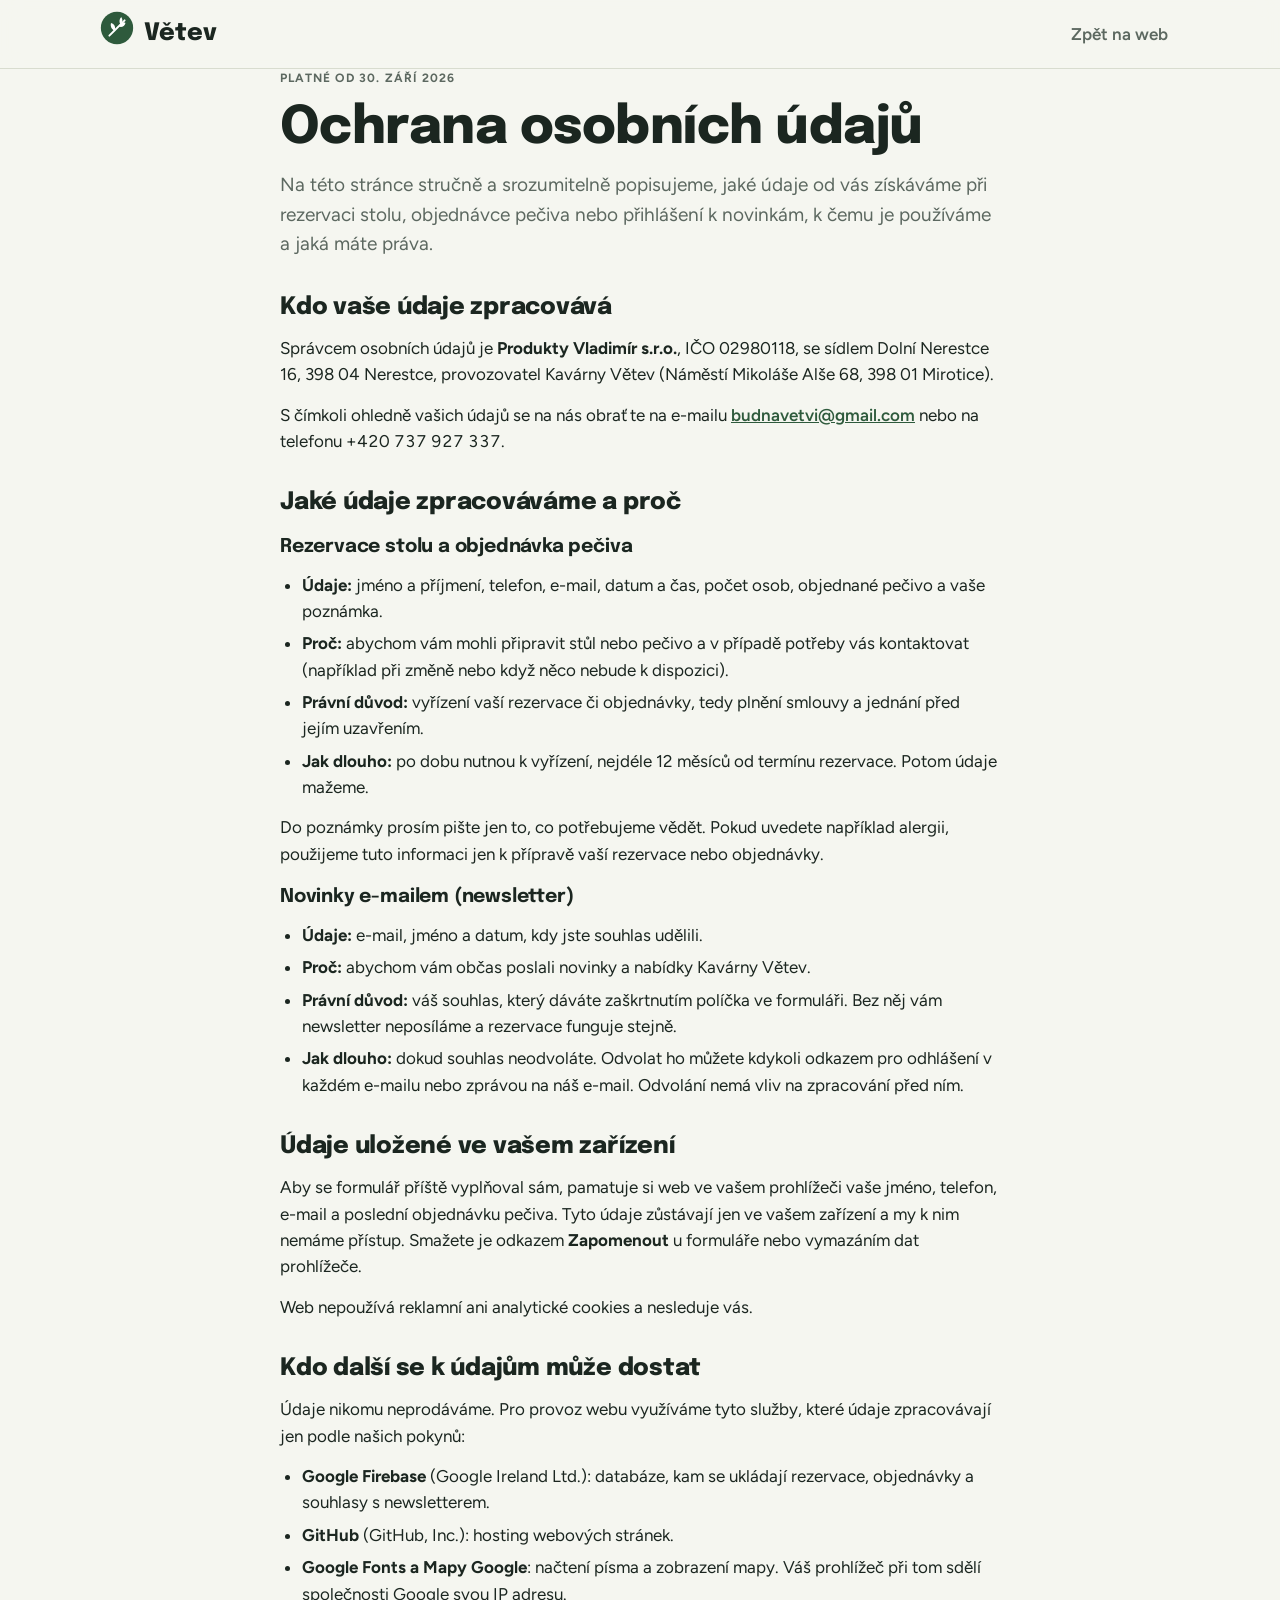
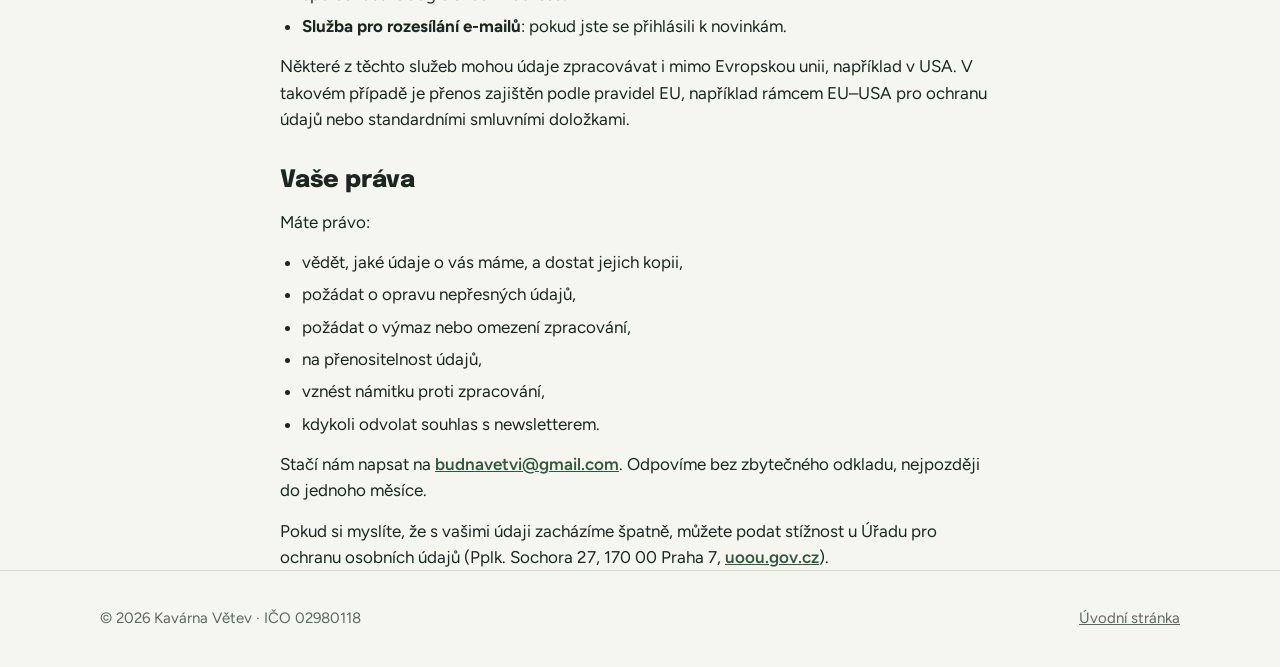
<file: ochrana-udaju.html>
<!doctype html>
<html lang="cs">
<head>
<meta charset="utf-8">
<meta name="viewport" content="width=device-width, initial-scale=1, viewport-fit=cover">
<title>Ochrana osobních údajů · Kavárna Větev</title>
<meta name="description" content="Jak Kavárna Větev zachází s osobními údaji z rezervací, objednávek pečiva a newsletteru.">
<meta name="theme-color" content="#2E5A3C">
<link rel="icon" href="assets/icon.svg" type="image/svg+xml">
<link rel="preconnect" href="https://fonts.googleapis.com">
<link rel="preconnect" href="https://fonts.gstatic.com" crossorigin>
<link rel="stylesheet" href="https://fonts.googleapis.com/css2?family=Epilogue:wght@600;800&family=Figtree:wght@400;600;700&display=swap">
<link rel="stylesheet" href="assets/styles.css?v=20260930c">
</head>
<body>
<header class="site-head">
  <div class="wrap">
    <a class="logo" href="index.html"><span data-logo></span><span>Větev</span></a>
    <nav class="nav" aria-label="Hlavní menu"><a href="index.html">Zpět na web</a></nav>
  </div>
</header>

<main class="block">
  <article class="wrap legal">
    <span class="label">Platné od 30. září 2026</span>
    <h1>Ochrana osobních údajů</h1>
    <p class="lead">Na této stránce stručně a srozumitelně popisujeme, jaké údaje od vás získáváme při rezervaci stolu, objednávce pečiva nebo přihlášení k novinkám, k čemu je používáme a jaká máte práva.</p>

    <h2>Kdo vaše údaje zpracovává</h2>
    <p>Správcem osobních údajů je <strong data-bind="operator">Produkty Vladimír s.r.o.</strong>, IČO <span data-bind="ico">02980118</span>, se sídlem <span data-bind="operatorAddress">Dolní Nerestce 16, 398 04 Nerestce</span>, provozovatel Kavárny Větev (<span data-bind="street">Náměstí Mikoláše Alše 68</span>, <span data-bind="city">398 01 Mirotice</span>).</p>
    <p>S čímkoli ohledně vašich údajů se na nás obraťte na e-mailu <a data-mail href="mailto:budnavetvi@gmail.com"><span data-bind="email">budnavetvi@gmail.com</span></a> nebo na telefonu <span class="num" data-bind="phone">+420 737 927 337</span>.</p>

    <h2>Jaké údaje zpracováváme a proč</h2>
    <h3>Rezervace stolu a objednávka pečiva</h3>
    <ul>
      <li><strong>Údaje:</strong> jméno a příjmení, telefon, e-mail, datum a čas, počet osob, objednané pečivo a vaše poznámka.</li>
      <li><strong>Proč:</strong> abychom vám mohli připravit stůl nebo pečivo a v případě potřeby vás kontaktovat (například při změně nebo když něco nebude k dispozici).</li>
      <li><strong>Právní důvod:</strong> vyřízení vaší rezervace či objednávky, tedy plnění smlouvy a jednání před jejím uzavřením.</li>
      <li><strong>Jak dlouho:</strong> po dobu nutnou k vyřízení, nejdéle 12 měsíců od termínu rezervace. Potom údaje mažeme.</li>
    </ul>
    <p>Do poznámky prosím pište jen to, co potřebujeme vědět. Pokud uvedete například alergii, použijeme tuto informaci jen k přípravě vaší rezervace nebo objednávky.</p>

    <h3>Novinky e-mailem (newsletter)</h3>
    <ul>
      <li><strong>Údaje:</strong> e-mail, jméno a datum, kdy jste souhlas udělili.</li>
      <li><strong>Proč:</strong> abychom vám občas poslali novinky a nabídky Kavárny Větev.</li>
      <li><strong>Právní důvod:</strong> váš souhlas, který dáváte zaškrtnutím políčka ve formuláři. Bez něj vám newsletter neposíláme a rezervace funguje stejně.</li>
      <li><strong>Jak dlouho:</strong> dokud souhlas neodvoláte. Odvolat ho můžete kdykoli odkazem pro odhlášení v každém e-mailu nebo zprávou na náš e-mail. Odvolání nemá vliv na zpracování před ním.</li>
    </ul>

    <h2>Údaje uložené ve vašem zařízení</h2>
    <p>Aby se formulář příště vyplňoval sám, pamatuje si web ve vašem prohlížeči vaše jméno, telefon, e-mail a poslední objednávku pečiva. Tyto údaje zůstávají jen ve vašem zařízení a my k nim nemáme přístup. Smažete je odkazem <strong>Zapomenout</strong> u formuláře nebo vymazáním dat prohlížeče.</p>
    <p>Web nepoužívá reklamní ani analytické cookies a nesleduje vás.</p>

    <h2>Kdo další se k údajům může dostat</h2>
    <p>Údaje nikomu neprodáváme. Pro provoz webu využíváme tyto služby, které údaje zpracovávají jen podle našich pokynů:</p>
    <ul>
      <li><strong>Google Firebase</strong> (Google Ireland Ltd.): databáze, kam se ukládají rezervace, objednávky a souhlasy s newsletterem.</li>
      <li><strong>GitHub</strong> (GitHub, Inc.): hosting webových stránek.</li>
      <li><strong>Google Fonts a Mapy Google</strong>: načtení písma a zobrazení mapy. Váš prohlížeč při tom sdělí společnosti Google svou IP adresu.</li>
      <li><strong>Služba pro rozesílání e-mailů</strong>: pokud jste se přihlásili k novinkám.</li>
    </ul>
    <p>Některé z těchto služeb mohou údaje zpracovávat i mimo Evropskou unii, například v USA. V takovém případě je přenos zajištěn podle pravidel EU, například rámcem EU–USA pro ochranu údajů nebo standardními smluvními doložkami.</p>

    <h2>Vaše práva</h2>
    <p>Máte právo:</p>
    <ul>
      <li>vědět, jaké údaje o vás máme, a dostat jejich kopii,</li>
      <li>požádat o opravu nepřesných údajů,</li>
      <li>požádat o výmaz nebo omezení zpracování,</li>
      <li>na přenositelnost údajů,</li>
      <li>vznést námitku proti zpracování,</li>
      <li>kdykoli odvolat souhlas s newsletterem.</li>
    </ul>
    <p>Stačí nám napsat na <a data-mail href="mailto:budnavetvi@gmail.com"><span data-bind="email">budnavetvi@gmail.com</span></a>. Odpovíme bez zbytečného odkladu, nejpozději do jednoho měsíce.</p>
    <p>Pokud si myslíte, že s vašimi údaji zacházíme špatně, můžete podat stížnost u Úřadu pro ochranu osobních údajů (Pplk. Sochora 27, 170 00 Praha 7, <a href="https://uoou.gov.cz" target="_blank" rel="noopener">uoou.gov.cz</a>).</p>
  </article>
</main>

<footer class="site-foot">
  <div class="wrap">
    <span>© <span id="year">2026</span> Kavárna Větev · IČO <span data-bind="ico">02980118</span></span>
    <nav aria-label="Odkazy"><a href="index.html">Úvodní stránka</a></nav>
  </div>
</footer>

<script src="assets/config.js?v=20260930c"></script>
<script src="assets/common.js?v=20260930c"></script>
<script>
  (function () {
    const C = window.VETEV_CONFIG.cafe;
    document.querySelectorAll("[data-bind]").forEach(el => { const v = C[el.dataset.bind]; if (v) el.textContent = v; });
    document.querySelectorAll("[data-mail]").forEach(el => { if (C.email) el.href = "mailto:" + C.email; });
    document.getElementById("year").textContent = new Date().getFullYear();
  })();
</script>
</body>
</html>
</file>
<file: assets/styles.css>
/* ===== Kavárna Větev – společné styly ===== */
:root{
  --bg:#F5F6F0; --surface:#FFFFFF; --surface2:#ECEEE5; --line:#D8DCCF;
  --ink:#1B2620; --muted:#5C6860;
  --green:#2E5A3C; --green-ink:#FFFFFF; --green-soft:#E2EBDD; --leaf:#6E9A4B;
  --coffee:#7A5236; --coffee-soft:#F3E8DC; --danger:#A8322F; --done:#8A948D;
  --r:14px;
  --display:"Epilogue", "Figtree", system-ui, sans-serif;
  --body:"Figtree", system-ui, -apple-system, "Segoe UI", Roboto, sans-serif;
  color-scheme:light;
}
@media (prefers-color-scheme: dark){
  :root:not([data-theme="light"]){
    color-scheme:dark;
    --bg:#111713; --surface:#182019; --surface2:#212A23; --line:#2E3930;
    --ink:#E4EAE3; --muted:#97A399;
    --green:#8FC49E; --green-ink:#0E1A12; --green-soft:#1F3025; --leaf:#A8CC84;
    --coffee:#D9A77C; --coffee-soft:#2E2319; --danger:#E27370; --done:#6C7670;
  }
}
:root[data-theme="dark"]{
  color-scheme:dark;
  --bg:#111713; --surface:#182019; --surface2:#212A23; --line:#2E3930;
  --ink:#E4EAE3; --muted:#97A399;
  --green:#8FC49E; --green-ink:#0E1A12; --green-soft:#1F3025; --leaf:#A8CC84;
  --coffee:#D9A77C; --coffee-soft:#2E2319; --danger:#E27370; --done:#6C7670;
}
*{box-sizing:border-box}
html{scroll-behavior:smooth;-webkit-text-size-adjust:100%}
body{margin:0;background:var(--bg);color:var(--ink);font-family:var(--body);font-size:17px;line-height:1.55}
h1,h2,h3{font-family:var(--display);line-height:1.1;margin:0;text-wrap:balance;letter-spacing:-.01em}
p{margin:0}
a{color:inherit}
img{max-width:100%}
[hidden]{display:none!important}
button,input,select,textarea{font:inherit;color:inherit}
button{cursor:pointer}
:focus-visible{outline:2px solid var(--green);outline-offset:2px}
.num{font-variant-numeric:tabular-nums}
.label{font-size:12px;font-weight:700;letter-spacing:.1em;text-transform:uppercase;color:var(--muted)}
.wrap{max-width:1120px;margin:0 auto;padding-inline:20px}
@media (prefers-reduced-motion:reduce){html{scroll-behavior:auto}*{transition:none!important;animation:none!important}}

.btn{display:inline-flex;align-items:center;justify-content:center;gap:8px;border:1px solid transparent;border-radius:999px;padding:13px 22px;font-weight:700;font-size:16px;text-decoration:none;min-height:48px}
.btn-primary{background:var(--green);color:var(--green-ink)}
.btn-ghost{border-color:var(--line);background:var(--surface);color:var(--ink)}
.btn:disabled{opacity:.6;cursor:default}

.demo-bar{background:var(--coffee-soft);color:var(--coffee);font-size:14px;font-weight:600;text-align:center;padding:8px 16px}

/* ===== Hlavička ===== */
.site-head{position:sticky;top:0;z-index:10;background:color-mix(in srgb,var(--bg) 88%,transparent);backdrop-filter:blur(10px);-webkit-backdrop-filter:blur(10px);border-bottom:1px solid var(--line);padding-top:env(safe-area-inset-top,0px)}
.site-head .wrap{display:flex;align-items:center;justify-content:space-between;gap:16px;min-height:68px}
.logo{display:flex;align-items:center;gap:10px;text-decoration:none;font-family:var(--display);font-weight:800;font-size:24px}
.logo svg{width:34px;height:34px;flex:none}
.nav{display:flex;align-items:center;gap:6px}
.nav a{text-decoration:none;font-weight:600;padding:8px 12px;border-radius:999px;color:var(--muted)}
.nav a:hover{color:var(--ink);background:var(--surface2)}
.nav .btn{padding:10px 18px;min-height:42px;color:var(--green-ink)}
@media (max-width:720px){.nav a:not(.btn){display:none}}

/* ===== Úvod ===== */
.hero{padding-block:56px 64px;position:relative;overflow:hidden}
.hero .wrap{display:grid;grid-template-columns:1.35fr 1fr;gap:40px;align-items:center}
@media (max-width:860px){.hero .wrap{grid-template-columns:1fr}}
.hero h1{font-size:clamp(44px,7.4vw,92px);font-weight:800;letter-spacing:-.03em;line-height:.98}
.hero h1 em{font-style:normal;color:var(--green)}
.hero .lead{font-size:clamp(18px,2vw,21px);color:var(--muted);max-width:34em;margin-top:22px}
.hero .ctas{display:flex;flex-wrap:wrap;gap:10px;margin-top:28px}
.eyebrow{display:flex;flex-wrap:wrap;gap:6px 14px;margin-bottom:22px}
.eyebrow span{font-size:13px;font-weight:700;letter-spacing:.1em;text-transform:uppercase;color:var(--green)}
.eyebrow span+span::before{content:"·";margin-right:14px;color:var(--leaf)}
.branch{position:absolute;right:-40px;top:10px;width:min(52vw,560px);opacity:.9;pointer-events:none}
.branch path{fill:none;stroke:var(--leaf);stroke-width:3;stroke-linecap:round}
.branch .lf{fill:var(--green-soft);stroke:var(--leaf);stroke-width:2}
@media (max-width:860px){.branch{display:none}}
.today-card{position:relative;background:var(--surface);border:1px solid var(--line);border-radius:20px;padding:22px 24px;display:grid;gap:14px;box-shadow:0 12px 32px -18px rgba(20,40,28,.35)}
.state{display:inline-flex;align-items:center;gap:8px;font-weight:700}
.state i{width:10px;height:10px;border-radius:50%;background:var(--done)}
.state.open i{background:#3FA35B;box-shadow:0 0 0 4px color-mix(in srgb,#3FA35B 22%,transparent)}
.today-card .big{font-family:var(--display);font-size:clamp(26px,6vw,34px);font-weight:800;white-space:nowrap}
.today-card dl{display:grid;grid-template-columns:auto 1fr;gap:4px 16px;margin:0;font-size:15px}
.today-card dt{color:var(--muted)}
.today-card dd{margin:0;font-weight:600}

/* ===== Sekce ===== */
section.block{padding-block:72px}
.block-head{display:grid;gap:10px;margin-bottom:32px;max-width:40em}
.block-head h2{font-size:clamp(30px,4.2vw,46px);font-weight:800}
.block-head p{color:var(--muted);font-size:18px}
.alt{background:var(--surface);border-block:1px solid var(--line)}

.trio{display:grid;grid-template-columns:repeat(3,1fr);gap:18px}
@media (max-width:860px){.trio{grid-template-columns:1fr}}
.trio article{display:grid;gap:10px;align-content:start;padding:0 26px 26px;overflow:hidden;border-radius:var(--r);background:var(--bg);border:1px solid var(--line)}
.trio .card-photo{display:block;width:calc(100% + 52px);max-width:none;margin:0 -26px 8px;aspect-ratio:4/3;object-fit:cover;background:var(--surface2)}
.trio .k{font-family:var(--display);font-size:15px;font-weight:800;color:var(--leaf)}
.trio h3{font-size:24px;font-weight:800}
.trio p{color:var(--muted)}
.trio a{font-weight:700;color:var(--green)}
.amen{display:flex;flex-wrap:wrap;gap:8px;margin-top:22px}
.amen span{font-size:14px;font-weight:600;padding:6px 12px;border-radius:999px;background:var(--green-soft);color:var(--green)}

/* ===== Rezervace ===== */
.book{display:grid;grid-template-columns:1fr 1.25fr;gap:40px;align-items:start}
@media (max-width:900px){.book{grid-template-columns:1fr}}
.book aside{display:grid;gap:16px;position:sticky;top:96px}
@media (max-width:900px){.book aside{position:static}}
.book aside ul{margin:0;padding-left:20px;color:var(--muted);display:grid;gap:6px}
.seg{display:grid;grid-template-columns:1fr 1fr;gap:6px;background:var(--surface2);padding:5px;border-radius:14px;margin-bottom:14px}
.seg button{border:0;background:transparent;padding:12px 10px;border-radius:10px;font-weight:700;color:var(--muted)}
.seg button[aria-selected="true"]{background:var(--surface);color:var(--ink);box-shadow:0 1px 3px rgba(0,0,0,.1)}
.card{background:var(--surface);border:1px solid var(--line);border-radius:18px;padding:24px}
.form{display:grid;gap:16px}
.row{display:grid;grid-template-columns:1fr 1fr;gap:12px}
@media (max-width:520px){.row{grid-template-columns:1fr}}
.field{display:grid;gap:6px;min-width:0}
.field>label,.field>.flabel{font-size:15px;font-weight:700}
.hint{font-size:14px;color:var(--muted);font-weight:400}
input[type=text],input[type=tel],input[type=email],input[type=date],input[type=password],select,textarea{
  width:100%;padding:12px 13px;border:1px solid var(--line);border-radius:11px;background:var(--bg);min-height:50px}
textarea{min-height:90px;resize:vertical}
input:focus,select:focus,textarea:focus{border-color:var(--green);outline:none;box-shadow:0 0 0 3px var(--green-soft)}
.stepper{display:flex;align-items:center;border:1px solid var(--line);border-radius:11px;background:var(--bg);width:max-content}
.stepper button{width:46px;height:46px;border:0;background:transparent;font-size:22px;line-height:1;color:var(--green)}
.stepper button:disabled{color:var(--line);cursor:default}
.stepper output{min-width:34px;text-align:center;font-weight:700}
.menu{display:grid;border:1px solid var(--line);border-radius:12px;overflow:hidden}
.menu-item{display:grid;grid-template-columns:56px 1fr auto;align-items:center;gap:12px;padding:8px 8px 8px 8px;background:var(--bg)}
.menu-item+.menu-item{border-top:1px solid var(--line)}
.menu-item .n{font-weight:600}
.menu-item .d{font-size:14px;color:var(--muted)}
.menu-item .w{font-size:14px;color:var(--coffee);font-weight:600}
.menu-item.warn{background:var(--coffee-soft)}
.total{display:flex;justify-content:space-between;font-weight:700;padding:4px 2px}
.err{color:var(--danger);font-size:15px;font-weight:600;min-height:1em}
.done-box{display:grid;gap:14px}
.done-box h3{font-size:28px;font-weight:800}
.done-box dl{display:grid;grid-template-columns:auto 1fr;gap:6px 16px;margin:0;padding:14px 16px;background:var(--bg);border-radius:12px}
.done-box dt{color:var(--muted)}
.done-box dd{margin:0;font-weight:600}
.closed-note{padding:10px 12px;border-radius:10px;background:var(--coffee-soft);color:var(--coffee);font-size:15px;font-weight:600}

/* ===== Návštěva ===== */
.visit{display:grid;grid-template-columns:1fr 1fr;gap:28px}
@media (max-width:860px){.visit{grid-template-columns:1fr}}
.hours{width:100%;border-collapse:collapse;font-size:17px}
.hours td{padding:11px 0;border-bottom:1px solid var(--line)}
.hours td:last-child{text-align:right;font-weight:600}
.hours tr.today td{color:var(--green);font-weight:800}
.contact{display:grid;gap:14px;margin-top:26px}
.contact div{display:grid;gap:2px}
.contact .v{font-size:19px;font-weight:700;user-select:all}
.map{border-radius:18px;overflow:hidden;border:1px solid var(--line);min-height:360px;background:var(--surface2)}
.map iframe{display:block;width:100%;height:100%;min-height:360px;border:0}

.site-foot{padding-block:36px calc(36px + env(safe-area-inset-bottom,0px));border-top:1px solid var(--line);color:var(--muted);font-size:15px}
.site-foot .wrap{display:flex;flex-wrap:wrap;justify-content:space-between;gap:12px 28px}
.site-foot nav{display:flex;flex-wrap:wrap;gap:8px 18px}

/* ===== Dashboard ===== */
.dash{max-width:1280px;margin:0 auto;padding:calc(14px + env(safe-area-inset-top,0px)) 16px calc(28px + env(safe-area-inset-bottom,0px))}
.topbar{display:flex;align-items:center;justify-content:space-between;gap:12px;flex-wrap:wrap;margin-bottom:12px}
.topbar .logo{font-size:22px}
.topbar .sub{color:var(--muted);font-size:14px}
.tools{display:flex;align-items:center;gap:6px;flex-wrap:wrap}
.icon-btn{width:42px;height:42px;border-radius:11px;border:1px solid var(--line);background:var(--surface);font-size:20px;line-height:1;display:grid;place-items:center}
.pill-btn{height:42px;padding:0 14px;border-radius:11px;border:1px solid var(--line);background:var(--surface);font-weight:700;font-size:15px;display:inline-grid;place-items:center;text-decoration:none}
.yl{min-width:56px;text-align:center;font-family:var(--display);font-size:21px;font-weight:800}
.months-wrap{overflow-x:auto;margin-bottom:10px;scrollbar-width:none}
.months{display:grid;grid-template-columns:repeat(12,minmax(62px,1fr));gap:4px;background:var(--surface);border:1px solid var(--line);border-radius:13px;padding:4px;min-width:780px}
.months button{border:0;background:transparent;border-radius:9px;padding:9px 4px;font-weight:700;color:var(--muted)}
.months button .c{display:block;font-size:11px;font-weight:600;opacity:.85}
.months button[aria-current="true"]{background:var(--green);color:var(--green-ink)}
.days-wrap{overflow-x:auto;margin-bottom:16px;scroll-behavior:smooth;scrollbar-width:thin}
.days{display:flex;gap:6px;padding-bottom:4px}
.day{flex:0 0 58px;border:1px solid var(--line);background:var(--surface);border-radius:12px;padding:8px 4px;display:grid;justify-items:center;gap:2px}
.day .w{font-size:11px;text-transform:uppercase;letter-spacing:.06em;color:var(--muted)}
.day .d{font-family:var(--display);font-size:20px;font-weight:800}
.day .dots{display:flex;gap:3px;height:6px}
.dot{width:6px;height:6px;border-radius:50%}
.dot.t{background:var(--green)} .dot.p{background:var(--coffee)}
.day.today .d{text-decoration:underline;text-underline-offset:4px;text-decoration-thickness:2px}
.day.wkend{background:var(--surface2)}
.day[aria-current="true"]{background:var(--ink);border-color:var(--ink)}
.day[aria-current="true"] .w,.day[aria-current="true"] .d{color:var(--bg)}
.dayhead{display:flex;align-items:center;justify-content:space-between;gap:12px;margin-bottom:14px;flex-wrap:wrap}
.dayhead h2{font-size:clamp(24px,3vw,32px);font-weight:800}
.dayhead .nav{gap:6px}
.cols{display:grid;grid-template-columns:1.25fr 1fr;gap:16px;align-items:start;touch-action:pan-y}
@media (max-width:820px){.cols{grid-template-columns:1fr}}
.panel{background:var(--surface);border:1px solid var(--line);border-radius:var(--r);overflow:hidden}
.panel-h{display:flex;align-items:baseline;justify-content:space-between;gap:12px;padding:16px 18px;border-bottom:1px solid var(--line)}
.panel-h h3{font-size:19px;font-weight:800;display:flex;align-items:center;gap:8px}
.panel-h h3::before{content:"";width:10px;height:10px;border-radius:3px;background:var(--green)}
.panel.p .panel-h h3::before{background:var(--coffee)}
.panel-h .sum{color:var(--muted);font-size:14px}
.list{list-style:none;margin:0;padding:0}
.item{display:grid;grid-template-columns:64px 1fr auto;gap:12px;padding:14px 18px;border-bottom:1px solid var(--line);align-items:start}
.item:last-child{border-bottom:0}
.item .time{font-family:var(--display);font-size:20px;font-weight:800;line-height:1.1}
.item .who{font-weight:700;font-size:16px}
.item .meta{font-size:14px;color:var(--muted);display:flex;flex-wrap:wrap;gap:2px 12px}
.item .meta span{user-select:all}
.item .note{margin-top:6px;font-size:14px;background:var(--green-soft);padding:6px 10px;border-radius:8px}
.panel.p .item .note{background:var(--coffee-soft)}
.pax{display:inline-flex;align-items:center;font-weight:800;font-size:15px;background:var(--green-soft);color:var(--green);padding:3px 10px;border-radius:999px;white-space:nowrap}
.goods{margin-top:6px;display:flex;flex-wrap:wrap;gap:4px}
.chip{font-size:13px;font-weight:700;background:var(--coffee-soft);color:var(--coffee);padding:3px 9px;border-radius:999px}
.demo-tag{font-size:11px;font-weight:700;letter-spacing:.06em;text-transform:uppercase;color:var(--muted);border:1px dashed var(--line);padding:1px 6px;border-radius:6px;margin-left:6px;vertical-align:2px}
.actions{display:grid;gap:6px;justify-items:end}
.act{border:1px solid var(--line);background:var(--surface);border-radius:9px;padding:7px 11px;font-size:13px;font-weight:700;white-space:nowrap}
.act.ok{border-color:var(--green);color:var(--green)}
.act.warn{border-color:var(--danger);color:var(--danger)}
.item.is-done .who,.item.is-done .time{color:var(--done);text-decoration:line-through}
.item.is-done .pax,.item.is-done .chip{opacity:.5}
.empty{padding:28px 18px;color:var(--muted);text-align:center}
.prep{padding:14px 18px;background:var(--coffee-soft);display:grid;gap:8px;border-bottom:1px solid var(--line)}
.prep ul{list-style:none;margin:0;padding:0;display:flex;flex-wrap:wrap;gap:6px 18px}
.prep li{font-weight:700}
.prep li b{color:var(--coffee);font-family:var(--display);font-size:18px;margin-right:4px}
@media (max-width:520px){.item{grid-template-columns:52px 1fr}.actions{grid-column:1/-1;grid-auto-flow:column;justify-content:start}}
.login{min-height:100vh;min-height:100dvh;display:grid;place-items:center;padding:24px 16px}
.login .card{width:min(420px,100%);display:grid;gap:18px}
.toast{position:fixed;left:50%;bottom:calc(20px + env(safe-area-inset-bottom,0px));transform:translateX(-50%);background:var(--ink);color:var(--bg);padding:10px 16px;border-radius:10px;font-weight:700;font-size:15px;z-index:50}

.chip.warn{background:transparent;color:var(--danger);box-shadow:inset 0 0 0 1.5px var(--danger)}

/* Miniatury u pečiva */
.menu-item .thumb{width:56px;height:56px;border-radius:10px;object-fit:cover;background:var(--surface2);display:block}
/* Galerie fotek */
.gallery-block{padding-bottom:40px}
.gallery-block .block-head{margin-bottom:20px}
.gallery{display:flex;gap:14px;overflow-x:auto;overflow-y:hidden;overscroll-behavior-x:contain;scroll-snap-type:x proximity;padding:4px max(20px,calc((100vw - 1080px)/2)) 18px;scroll-padding-inline:max(20px,calc((100vw - 1080px)/2));scrollbar-width:thin;-webkit-overflow-scrolling:touch}
.gallery figure{margin:0;flex:0 0 clamp(220px,28vw,320px);scroll-snap-align:start;display:grid;gap:8px}
.gallery img{width:100%;aspect-ratio:4/5;object-fit:cover;border-radius:var(--r);background:var(--surface2);display:block}
.gallery figcaption{font-weight:600;font-size:15px;color:var(--muted)}

/* Upozornění na novou rezervaci (přehled) */
.sound-btn.off{opacity:.7;text-decoration:line-through;text-decoration-thickness:1px}
.alert-box{position:fixed;left:50%;top:max(16px,env(safe-area-inset-top));transform:translateX(-50%);z-index:60;width:min(680px,calc(100vw - 32px));
  display:flex;flex-wrap:wrap;align-items:center;justify-content:space-between;gap:14px 20px;padding:18px 20px;border-radius:18px;
  background:var(--green);color:var(--green-ink);box-shadow:0 18px 50px rgba(0,0,0,.28);animation:alertIn .35s ease-out}
.alert-box.p{background:var(--coffee);color:var(--bg)}
.alert-box[hidden]{display:none}
.alert-text{display:grid;gap:2px}
.alert-kind{font-size:14px;font-weight:700;text-transform:uppercase;letter-spacing:.06em;opacity:.85}
.alert-box strong{font-family:var(--display);font-size:24px;font-weight:800;line-height:1.15}
.alert-btns{display:flex;gap:8px}
.alert-box .btn-primary{background:var(--bg);color:var(--ink)}
.alert-box .btn-ghost{background:transparent;color:inherit;box-shadow:inset 0 0 0 2px currentColor}
@keyframes alertIn{from{transform:translate(-50%,-30px);opacity:0}to{transform:translate(-50%,0);opacity:1}}
@media (max-width:480px){
  .menu-item{grid-template-columns:44px 1fr auto;gap:10px}
  .menu-item .thumb{width:44px;height:44px;border-radius:8px}
  .menu-item .stepper button{width:36px}
}
.menu-item .mi-text{min-width:0}

/* Galerie: šipky pro myš (na dotykových zařízeních skryté) */
.gallery-wrap{position:relative}
.gal-btn{display:none}
@media (hover:hover) and (pointer:fine){
  .gal-btn{display:grid;place-items:center;position:absolute;top:calc(50% - 30px);z-index:2;width:48px;height:48px;border-radius:50%;border:1px solid var(--line);
    background:var(--surface);color:var(--ink);font-size:28px;line-height:1;box-shadow:0 6px 18px rgba(0,0,0,.18);cursor:pointer}
  .gal-btn.prev{left:max(8px,calc((100vw - 1120px)/2 - 8px))}
  .gal-btn.next{right:max(8px,calc((100vw - 1120px)/2 - 8px))}
  .gal-btn:disabled{opacity:0;pointer-events:none}
}
/* Newsletter, zapamatované údaje, minulá objednávka */
.check{display:flex;gap:10px;align-items:flex-start;font-size:15px;color:var(--muted);cursor:pointer}
.check input{width:20px;height:20px;margin:2px 0 0;flex:0 0 auto;accent-color:var(--green)}
.remember{font-size:14px;color:var(--muted);margin:0}
.linkish{border:0;background:none;padding:0;font:inherit;font-weight:700;color:var(--green);text-decoration:underline;cursor:pointer}
.again{display:flex;flex-wrap:wrap;align-items:center;justify-content:space-between;gap:10px 16px;padding:12px 14px;margin-bottom:10px;border-radius:12px;background:var(--green-soft)}
.again>div{display:grid;gap:2px}
.again #againList{font-weight:600}

/* Stránka Ochrana osobních údajů */
.legal{max-width:760px;display:grid;gap:14px}
.legal h1{font-size:clamp(34px,5vw,52px);font-weight:800;line-height:1.05}
.legal h2{font-size:24px;font-weight:800;margin-top:22px}
.legal h3{font-size:19px;font-weight:700;margin-top:6px}
.legal .lead{font-size:19px;color:var(--muted)}
.legal ul{margin:0;padding-left:22px;display:grid;gap:6px}
.legal a{color:var(--green);font-weight:600}
.check .fine{color:inherit;text-decoration:underline;font-weight:400}
</file>
